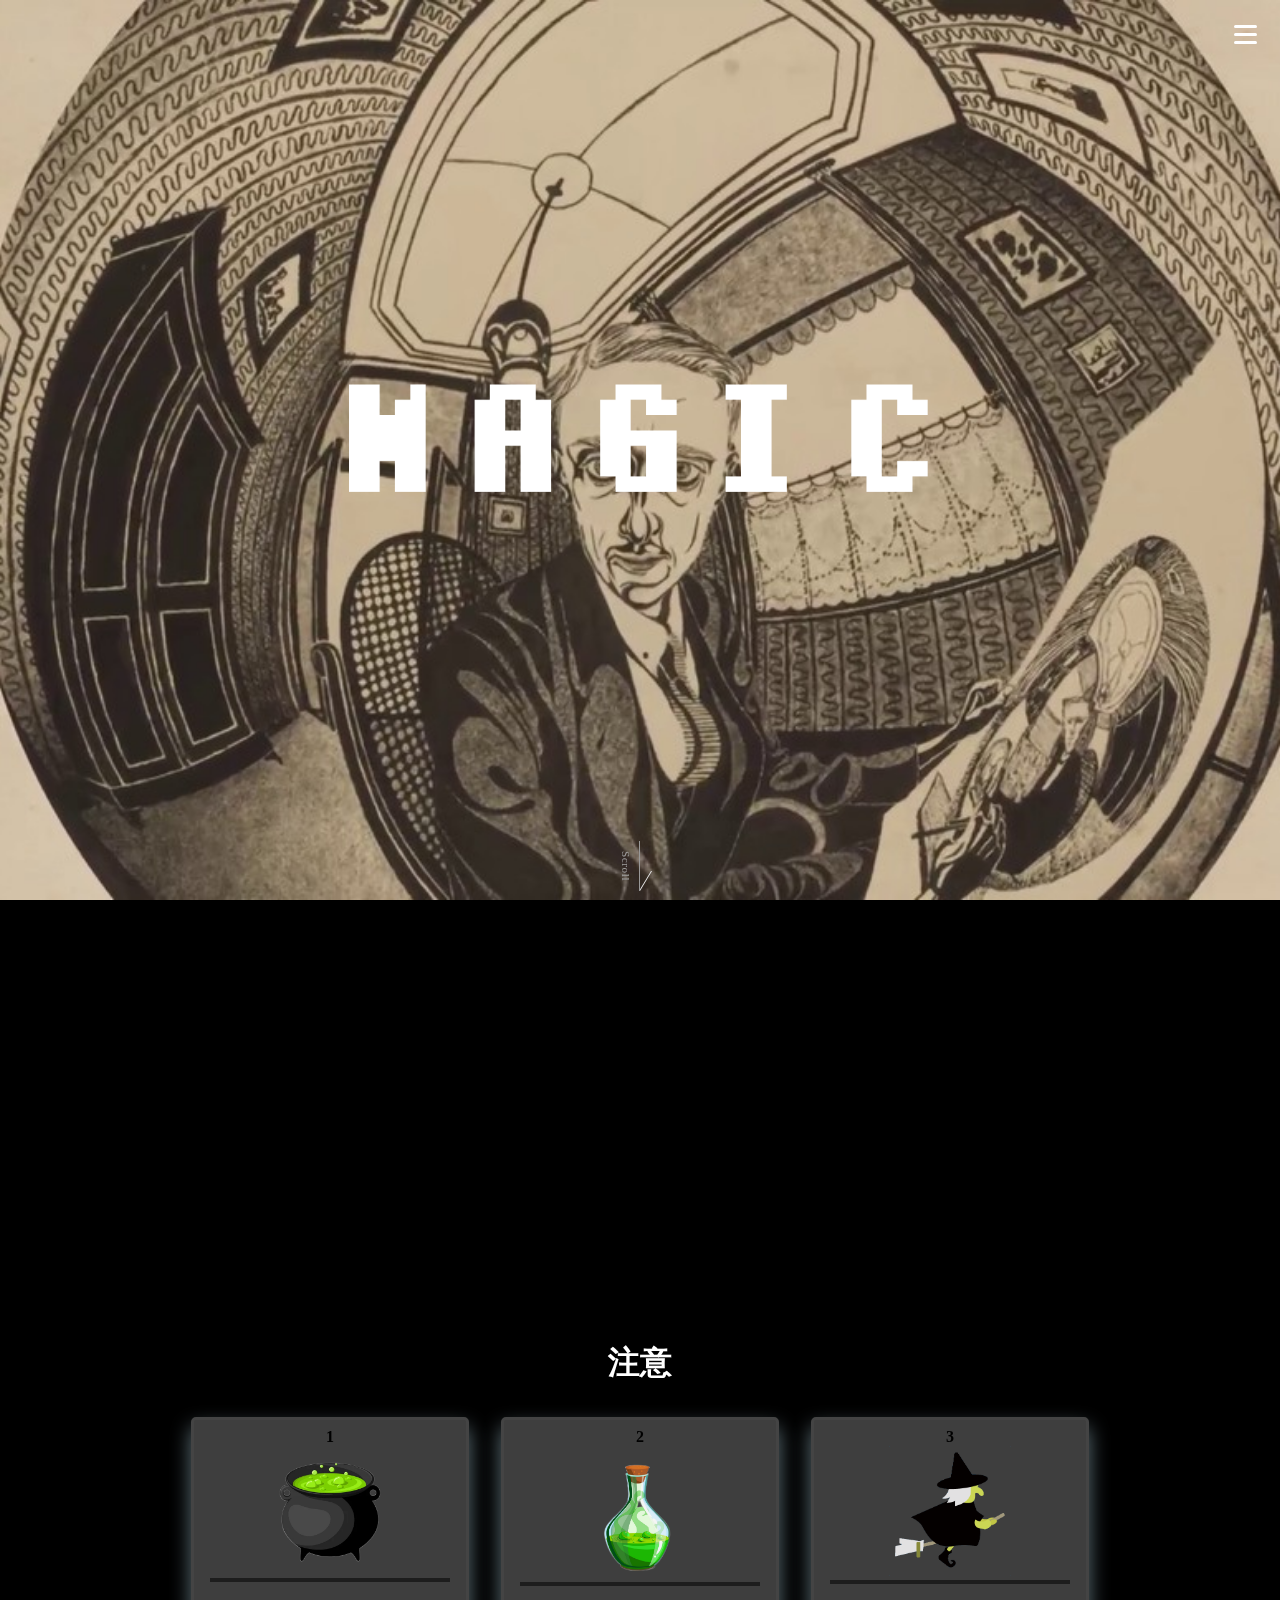
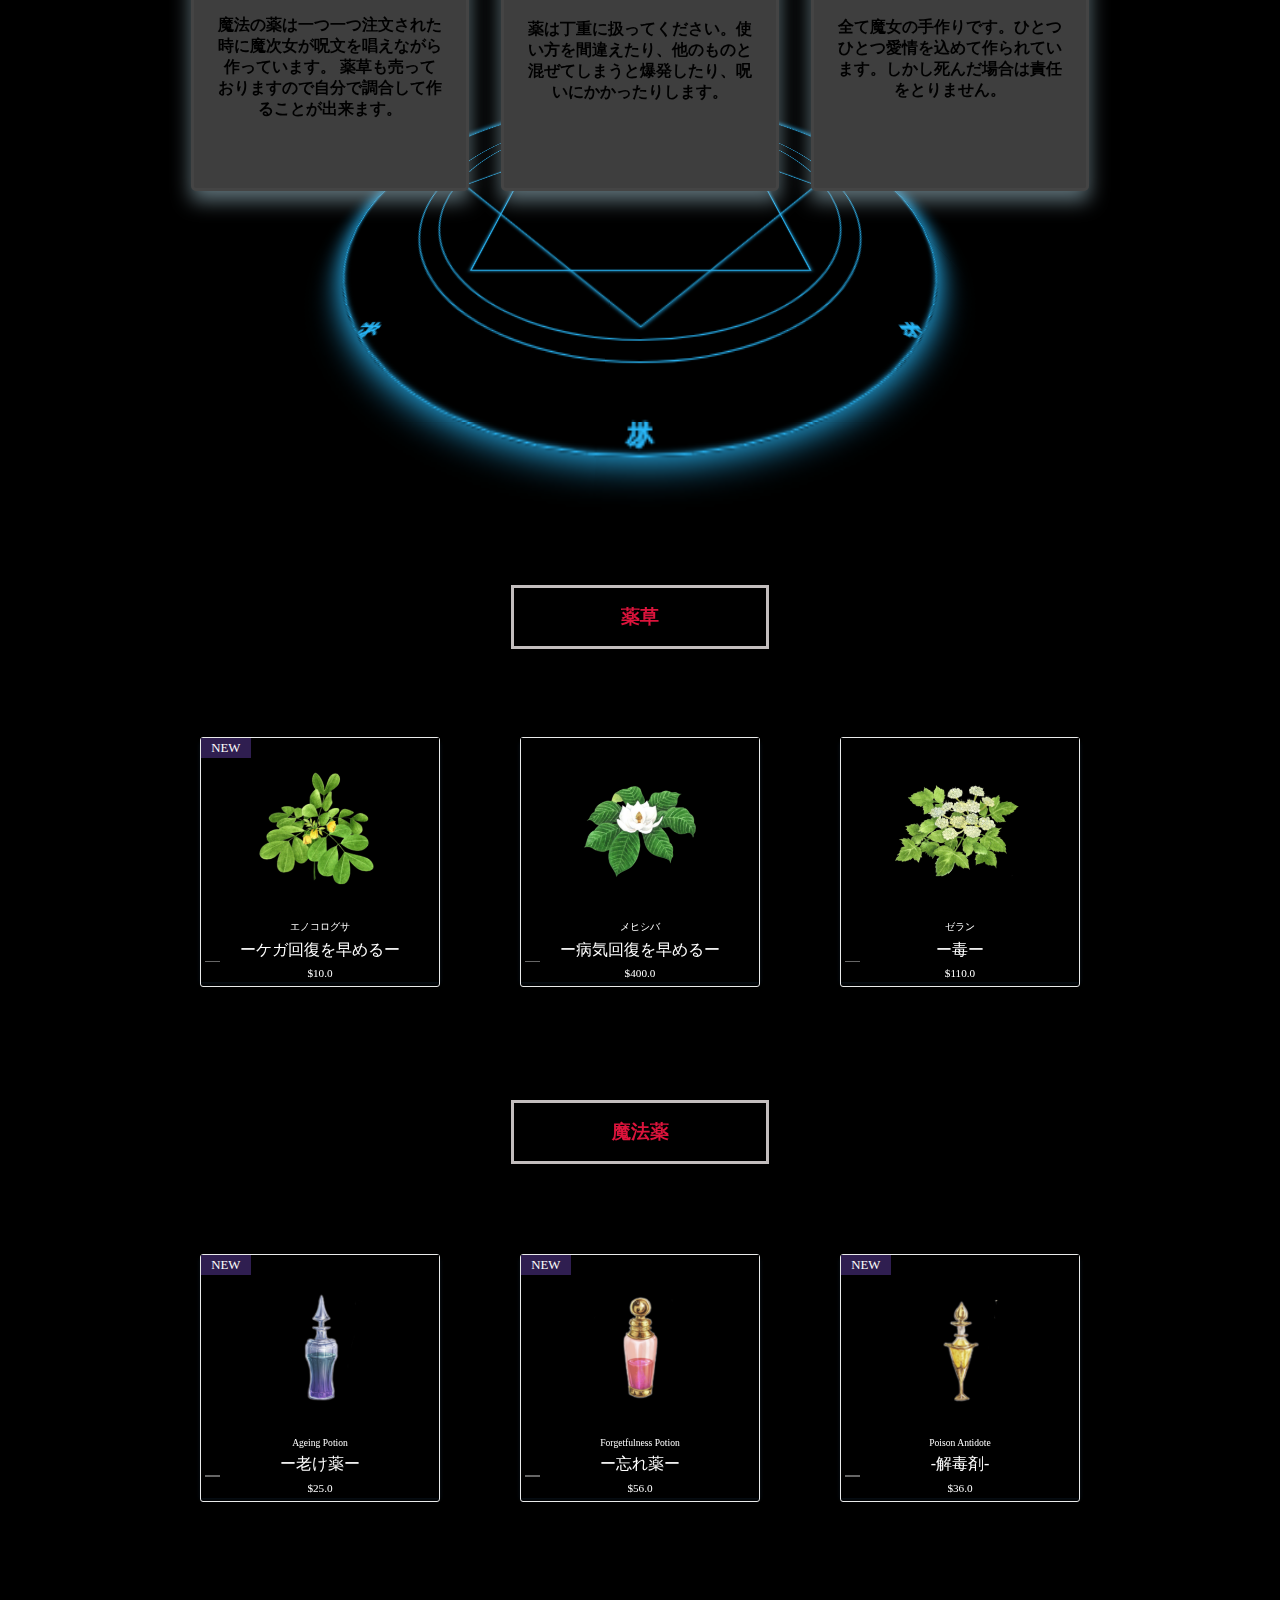
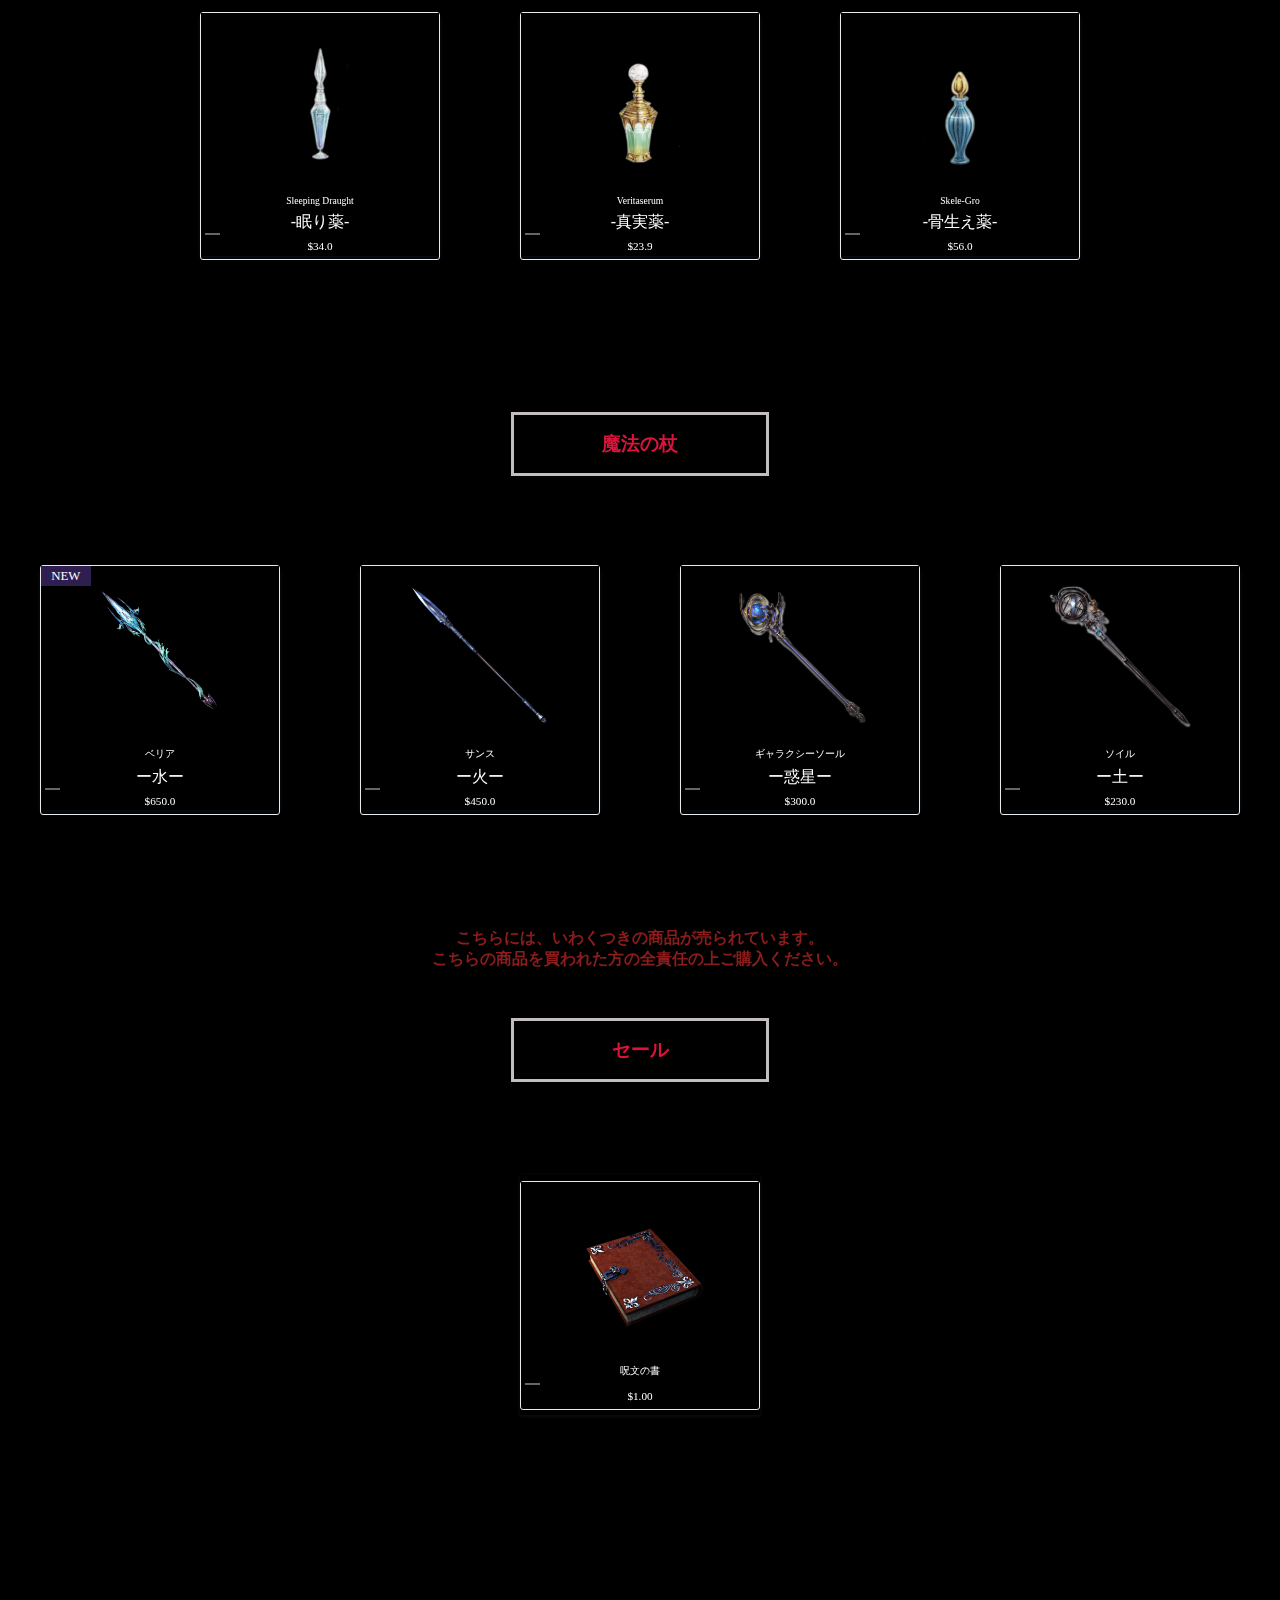
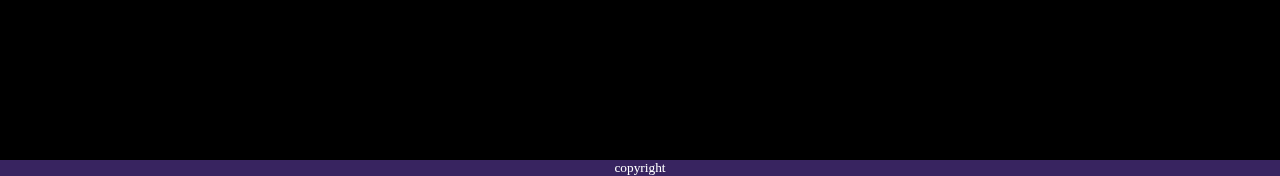
<file: index.html>
<!DOCTYPE html>
<html lang="ja">
<head>
<meta charset="utf-8">
<title>魔法</title>

<meta name="viewport" content="width=device-width,initial-scale=1.0">
<!--==============レイアウトを制御する独自のCSSを読み込み===============-->
<link rel="stylesheet" type="text/css" href="css/style.css">
<link rel="preconnect" href="https://fonts.googleapis.com">
<link rel="preconnect" href="https://fonts.gstatic.com" crossorigin>
<link href="https://fonts.googleapis.com/css2?family=Noto+Sans+JP:wght@700&display=swap" rel="stylesheet">
</head>

<body>
    <div class="openbtn"><span></span><span></span><span></span></div>
<nav id="g-nav">
<div id="g-nav-list"><!--ナビの数が増えた場合縦スクロールするためのdiv※不要なら削除-->
<ul>
<li><a href="index.html">トップページ</a></li> 
<li><a href="#">お店について</a></li> 
<li><a href="#">ご連絡</a></li>
</ul>
</div>
</nav>
<div class="circle-bg"></div>
<header id="header">
  <h1><img src="img/無題161_20220302100318.PNG" alt=""></h1>
  <style>
    @import url('https://fonts.googleapis.com/css2?family=Noto+Sans+JP:wght@700&display=swap');
    </style>
  <div class="scrolldown4"><span>Scroll</span></div>
</header>
<main>
  <h2>注意</h2>
  <section id="area-1">

  <div class="a-1">
    <div class="b-1">
    1
    <div class="card">
      <img src="img/IMG_8758.PNG" alt="">
    </div>
     <hr>
     <div class="text">
       魔法の薬は一つ一つ注文された時に魔次女が呪文を唱えながら作っています。
       薬草も売っておりますので自分で調合して作ることが出来ます。
     </div>
    <div></div>


    </div>
    <div class="b-2">
      2
      <div class="card1">
        <img src="img/IMG_8757.PNG" alt="">
      </div>
      <hr>
      <div class=text>
        薬は丁重に扱ってください。使い方を間違えたり、他のものと混ぜてしまうと爆発したり、呪いにかかったりします。
      </div>
    </div>
    <div class="b-3">
      3
      <div class="card3">
        <img src="img/IMG_8756.PNG" alt="">
      </div>
      <hr>
      <div class="text">
        全て魔女の手作りです。ひとつひとつ愛情を込めて作られています。しかし死んだ場合は責任をとりません。
      </div>
    </div>

    
  </div>

  <div class="magic-square">
    <div class="magic-square-content">
        <div class="magic-square-content__inner">
            <p class="magic-square-content__txt--top">ミ</p>
            <p class="magic-square-content__txt--top-right">ツ</p>
            <p class="magic-square-content__txt--right">エ</p>
            <p class="magic-square-content__txt--bottom-right">ー</p>
            <p class="magic-square-content__txt--bottom">リ</p>
            <p class="magic-square-content__txt--bottom-left">ン</p>
            <p class="magic-square-content__txt--left">ク</p>
            <p class="magic-square-content__txt--top-left">ス</p>
        </iv>
    </div>
</div>
  </section>
 
  
  <section id="area-2">
    <h3>薬草</h3>
    <div class="block-1">
      <div class="box">
<a href="a1.html">
        <div class="card-2">
          <div class="content-img">
            <img src="img/無題153_20220209112400 2.PNG" />
          </div>
          <p class="content-1">エノコログサ</p>
                  <p>ーケガ回復を早めるー</p>
          <p class="content-2">$10.0</p>
      
        </a>
        </div>
      </div>
      <div class="box">
        <div class="card-1">
          <div class="content-img">
            <img src="img/無題153_20220209112437 2.PNG" />
          </div>
          <p class="content-1">メヒシバ</p>
          <p>ー病気回復を早めるー</p>
          <p class="content-2">$400.0</p>
        </div>
      </div>
      <div class="box">
        <div class="card-1">
          <div class="content-img">
            <img src="img/無題153_20220209112509 2.PNG" />
          </div>
          <p class="content-1">ゼラン</p>
          <p>ー毒ー</p>
          <p class="content-2">$110.0</p>
        </div>
      </div>
    </div>
  </section>
  <section id="area-3">
  <!--block-2にも同じ3つの子要素、class名が異なります -->
  <h3>魔法薬</h3>
    <div class="block-2">
      <div class="box">
        <div class="card-2">
          <div class="content-img">
            <img src="img/無題154_20220209112556 2.PNG" />
          </div>
          <p class="content-1">Ageing Potion</p>
          <p>ー老け薬ー</p>
          <p class="content-2">$25.0</p>
        </div>
      </div>
      <div class="box">
        <div class="card-2">
          <div class="content-img">
            <img src="img/無題154_20220209112746 2.PNG" alt="">
          </div>
          <p class="content-1">Forgetfulness Potion</p>
          <p>ー忘れ薬ー</p>
          <p class="content-2">$56.0</p>
        </div>
    </div>
      <div class="box">
        <div class="card-2">
          <div class="content-img">
            <img src="img/無題154_20220209112712 2.PNG" />
          </div>
          <p class="content-1">Poison Antidote</p>
          <p>-解毒剤-</p>
          <p class="content-2">$36.0</p>
        </div>
      </div>
    </div>
  
  <!--block-3にも同じ3つの子要素、class名が異なります -->
  
    <div class="block-3">
      
  
      <div class="box">
        <div class="card-1">
          <div class="content-img">
        <img src="img/無題154_20220209112818 2.PNG" alt="">
      </div>
      <p class="content-1">Sleeping Draught</p>
      <p>-眠り薬-</p>
      <p class="content-2">$34.0</p>
    </div>
     </div>
  
      <div class="box">
        <div class="card-1">
          <div class="content-img">
        <img src="img/無題154_20220209112853 2.PNG" alt="">
      </div>
      <p class="content-1">Veritaserum</p>
      <p>-真実薬-</p>
      <p class="content-2">$23.9</p>
    </div>
      </div>
      <div class="box">
        <div class="card-1">
          <div class="content-img">
        <img src="img/無題155_20220209112929 2.PNG" alt="">
      </div>
      <p class="content-1">Skele-Gro</p>
      <p>-骨生え薬-</p>
      <p class="content-2">$56.0</p>
    </div>
      </div>
    </div>
  </section>

<section id="area-4">
    <h3>魔法の杖</h3>
    <div class="block-4">
      <div class="box">
        <div class="card-2">
          <div class="content-img">
        <img src="img/無題155_20220209113301 2.PNG" alt="">
      </div>
      <p class="content-1">ベリア</p>
      <p>ー水ー</p>
      <p class="content-2">$650.0</p>
    </div>
      </div>
      <div class="box">
        <div class="card-1">
          <div class="content-img">
        <img src="img/無題155_20220209113343 3.PNG" alt="">
      </div>
      <p class="content-1">サンス</p>
      <p>ー火ー</p>
      <p class="content-2">$450.0</p>
    </div>
      </div>
      <div class="box">
        <div class="card-1">
          <div class="content-img">
        <img src="img/無題155_20220209113547 2.PNG" alt="">
      </div>
      <p class="content-1">ギャラクシーソール</p>
      <p>ー惑星ー</p>
      <p class="content-2">$300.0</p>
    </div>
      </div>
      <div class="box">
        <div class="card-1">
          <div class="content-img">
        <img src="img/無題155_20220209113608 2.PNG" alt="">
      </div>
      <p class="content-1">ソイル</p>
      <p>ー土ー</p>
      <p class="content-2">$230.0</p>
      </div>
      </div>
    </div>
  </div>
</section>

<section id="area-5">
  <h4>こちらには、いわくつきの商品が売られています。<br>こちらの商品を買われた方の全責任の上ご購入ください。</h4>
  <h3>セール</h3>
 
    <div class="block-4">
      
      <div class="box">
          <div class="card-1">
            <div class="content-img">
          <img src="img/無題155_20220209113248 2.PNG" alt="">
        </div>
        <p class="content-1">呪文の書
        </p>
        <p class="content-2">$1.00</p>
        </div>
        </div>
      </div>  
 </section>
 

<small>
  <footer>copyright</footer>
</small>
</main>


</div>

<!--/container--></div> 
<script src="https://code.jquery.com/jquery-3.4.1.min.js" integrity="sha256-CSXorXvZcTkaix6Yvo6HppcZGetbYMGWSFlBw8HfCJo=" crossorigin="anonymous"></script>
<!--自作のJS-->
<script src="js/j.js"></script>
</body>
</html>
</file>
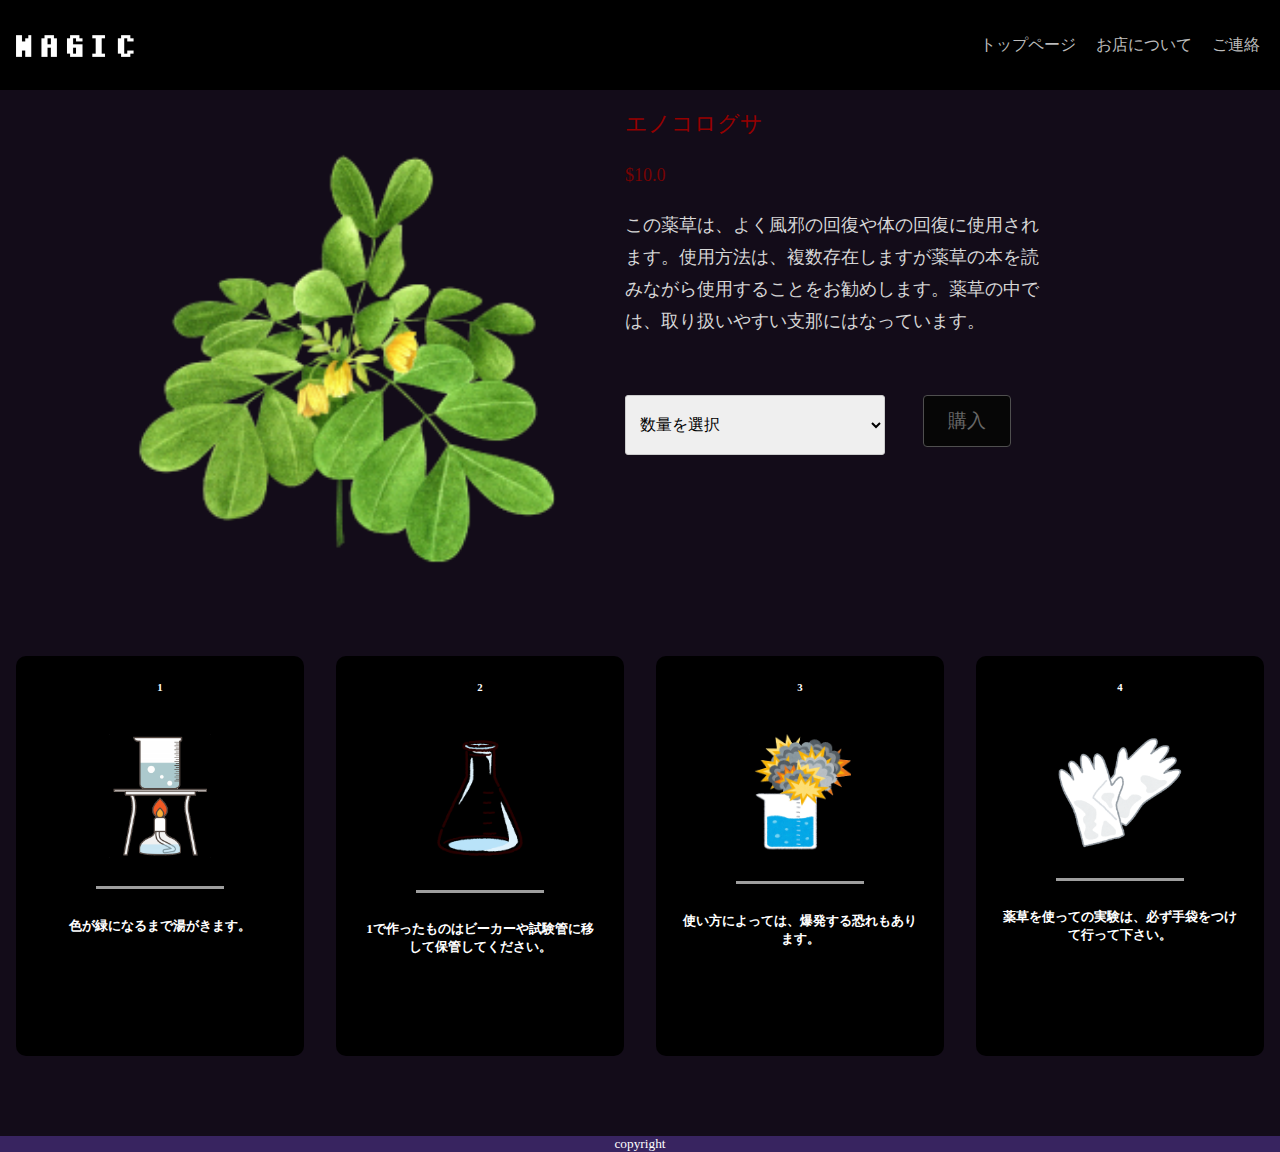
<file: a1.html>
<!DOCTYPE html>
<html lang="en">
<head>
    <meta charset="UTF-8">
    <meta http-equiv="X-UA-Compatible" content="IE=edge">
    <meta name="viewport" content="width=device-width, initial-scale=1.0">
    <title>商品詳細画面</title>
    <link rel="stylesheet" href="css/syouhin.css">
</head>
<body>
    <header id="header">
        <h1><img src="img/無題161_20220302100318.PNG" alt=""></h1>
        <nav id="g-navi">
        <ul>
          <li><a href="index.html">トップページ</a></li>
          <li><a href="#">お店について</a></li>
          <li><a href="#">ご連絡</a></li>
        </ul>
      </nav>
      </header>
      
      <div class="openbtn1"><span></span><span></span><span></span></div>

      <div class="main">
        <section　id="area-1">
        <article class="content">
          <img src="img/IMG_0673.PNG" alt="" />
         
          <div class="content_text">
            <h2>エノコログサ</h2>
            <h3 class="price">$10.0</h3>
            <p>この薬草は、よく風邪の回復や体の回復に使用されます。使用方法は、複数存在しますが薬草の本を読みながら使用することをお勧めします。薬草の中では、取り扱いやすい支那にはなっています。</p>
          </div>
          
             
          <button class="button"> 購入
          </button>
              <select name="個数" class="item_select">
                <option value="">数量を選択</option>
                <option value="1">1</option>
                <option value="2">2</option>
                <option value="3">3</option>
                <option value="4">4</option>
                <option value="5">5</option>
                <option value="6">6</option>
              </select>
      
              
            </form>
             </div>
            </article>
         </div>
     </section>
     <section id="area-2">
       <div class="setumei">
         <div class="setumei-1">
          
          <h6>1</h6>
          <img src="img/IMG_8767.PNG" alt="">
          <hr>

          <h5>色が緑になるまで湯がきます。</h5>
         </div>
         <div class="setumei-2">
          <h6>2</h6>
          <img src="img/illustkun-04105-erlenmeyer-flask.png" alt="">
          <hr>

          <h5>1で作ったものはビーカーや試験管に移して保管してください。</h5>
         </div>
         <div class="setumei-3">
          <h6>3</h6>
          <img src="img/IMG_8770.PNG" alt="">
          <hr>

          <h5>使い方によっては、爆発する恐れもあります。</h5>
         </div>
         <div class="setumei-4">
           <h6>4</h6>
          <img src="img/medical_tebukuro.png" alt="">
          <hr>

          <h5>薬草を使っての実験は、必ず手袋をつけて行って下さい。</h5>
         </div>
       </div>
     </section>
     
     <small>
      <footer>copyright</footer>
    </small>
    <script src="https://code.jquery.com/jquery-3.4.1.min.js" integrity="sha256-CSXorXvZcTkaix6Yvo6HppcZGetbYMGWSFlBw8HfCJo=" crossorigin="anonymous"></script>
<!--自作のJS-->
<script src="js/j.js"></script>
</body>
</html>
</file>
<file: css/style.css>
@charset "utf-8";

/*========= スクロールダウンのためのCSS ===============*/
body{
    margin: 0;
    overflow: hidden scroll;
    /* 横スライドを消す */
}

/*=== 9-1-4 矢印が動いてスクロールを促す  ====*/

/*スクロールダウン全体の場所*/
.scrolldown4{
    /*描画位置※位置は適宜調整してください*/
  position:absolute;
  bottom:1%;
  right:50%;
    /*矢印の動き1秒かけて永遠にループ*/
  animation: arrowmove 1s ease-in-out infinite;
}

/*下からの距離が変化して全体が下→上→下に動く*/
@keyframes arrowmove{
      0%{bottom:1%;}
      50%{bottom:3%;}
     100%{bottom:1%;}
 }

/*Scrollテキストの描写*/
.scrolldown4 span{
    /*描画位置*/
  position: absolute;
  left:-20px;
  bottom:10px;
    /*テキストの形状*/
  color: rgb(161, 161, 161);
  font-size: 0.7rem;
  letter-spacing: 0.05em;
  /*縦書き設定*/
  -ms-writing-mode: tb-rl;
    -webkit-writing-mode: vertical-rl;
    writing-mode: vertical-rl;
}

/* 矢印の描写 */
.scrolldown4:before {
    content: "";
    /*描画位置*/
    position: absolute;
    bottom: 0;
    right: -6px;
    /*矢印の形状*/
    width: 1px;
    height: 20px;
    background: #eee;
    transform: skewX(-31deg);
}

.scrolldown4:after{
  content:"";
    /*描画位置*/
  position: absolute;
  bottom:0;
  right:0;
    /*矢印の形状*/
  width:1px;
  height: 50px;
  background:rgb(153, 153, 153);
}

/*========= レイアウトのためのCSS ===============*/

h1{
  position: fixed;
  top: 50%;
  left: 50%;
  transform: translateY(-50%) translateX(-50%);
  color:#eee;
  text-shadow: 0 0 15px #666;
  text-align: center;
  font-size: 100px;
 
}

h1 img{
  width: 50vmax;
}

#header{
  width:100%;
  height: 100vh;
  position: relative;
} 

#header:before{
  content: '';
  position:fixed;
  top:0;
  left:0;
  z-index:-1;
  width:100%;
  height: 100vh;
  /*背景画像設定*/
  background:url("../img/447398.jpg") no-repeat center;
  background-size:cover;
}

main{
  position: relative;
  z-index:1;
  background:rgb(0, 0, 0);
  padding:60ex  0 0 0;
  text-align: center;
  
}

@media screen and (max-width:768px){

    #header,
    #header:before{
  height: 90vh;
    }
.item img{
  width: 20vh;
  
}
    
    
}


/*========= ナビゲーションのためのCSS ===============*/

/*アクティブになったエリア*/
#g-nav.panelactive{
    /*position:fixed;にし、z-indexの数値を大きくして前面へ*/
    position:fixed;
    z-index: 999;
	top: 0;
	width:100%;
    height: 100vh;
}

/*丸の拡大*/
.circle-bg{
    position: fixed;
	z-index:3;
    /*丸の形*/
    width: 100px;
    height: 100px;
    border-radius: 50%;
    background: rgba(0, 0, 0, 0.827);
    /*丸のスタート位置と形状*/
	transform: scale(0);/*scaleをはじめは0に*/
    top:calc(50% - 50px);/*50%から円の半径を引いた値*/
    left:calc(50% - 50px);/*50%から円の半径を引いた値*/
    transition: all .6s;/*0.6秒かけてアニメーション*/
}

.circle-bg.circleactive{
	transform: scale(50);/*クラスが付与されたらscaleを拡大*/
}

/*ナビゲーションの縦スクロール*/
#g-nav-list{
    display: none;/*はじめは表示なし*/
    /*ナビの数が増えた場合縦スクロール*/
    position: fixed;
    z-index: 999; 
    width: 100%;
    height: 100vh;
    overflow: auto;
    -webkit-overflow-scrolling: touch;
}

#g-nav.panelactive #g-nav-list{
     display: block; /*クラスが付与されたら出現*/
}

/*ナビゲーション*/
#g-nav ul {
	opacity: 0;/*はじめは透過0*/
    /*ナビゲーション天地中央揃え※レイアウトによって調整してください。不必要なら削除*/
    position: absolute;
    z-index: 999;
    top:50%;
    left:50%;
    transform: translate(-50%,-50%);
}

/*背景が出現後にナビゲーションを表示*/
#g-nav.panelactive ul {
    opacity:1;
}

/* 背景が出現後にナビゲーション li を表示※レイアウトによって調整してください。不必要なら削除*/
#g-nav.panelactive ul li{
animation-name:gnaviAnime;
animation-duration:1s;
animation-delay:.2s;/*0.2 秒遅らせて出現*/
animation-fill-mode:forwards;
opacity:0;
}
@keyframes gnaviAnime{
0% {
opacity: 0;
}
100% {
opacity: 1;
}
}

/*リストのレイアウト設定*/
#g-nav li{
	text-align: center; 
	list-style: none;
}

#g-nav li a{
	color: rgb(255, 255, 255);
	text-decoration: none;
	padding:10px;
	display: block;
	text-transform: uppercase;
	letter-spacing: 0.1em;
	font-weight: bold;
}


/*========= ボタンのためのCSS ===============*/
.openbtn{
	position:fixed;
	top:10px;
	right: 10px;
	z-index: 9999;/*ボタンを最前面に*/
	cursor: pointer;
    width: 50px;
    height:50px;
}
	
/*×に変化*/	
.openbtn span{
    display: inline-block;
    transition: all .4s;
    position: absolute;
    left: 14px;
    height: 3px;
    border-radius: 2px;
	background-color: rgb(255, 255, 255);
  	width: 45%;
  }

.openbtn span:nth-of-type(1) {
	top:15px;	
}

.openbtn span:nth-of-type(2) {
	top:23px;
}

.openbtn span:nth-of-type(3) {
	top:31px;
}

.openbtn.active span:nth-of-type(1) {
    top: 18px;
    left: 18px;
    transform: translateY(6px) rotate(-45deg);
    width: 30%;
}

.openbtn.active span:nth-of-type(2) {
	opacity: 0;
}

.openbtn.active span:nth-of-type(3){
    top: 30px;
    left: 18px;
    transform: translateY(-6px) rotate(45deg);
    width: 30%;
}


h2{
  color: #fff;
  font-size: min(4vw,2em);
}

.a-1{
 justify-content: center;
 display: flex;
 gap: 2em;
}

[class^=b-]{
  width: 15em;
  height:22em;
  background-color: rgb(62, 62, 62);
  border-radius: 5px;
  padding: 0.5em 1em;
  margin: 2em 0;
  font-weight: bold;
  border: solid 3px #444444;
  box-shadow: rgba(199, 240, 254, 0.471) 0px 10px 20px, rgba(0, 0, 0, 0.23) 0px 6px 6px;
}


#area-1{
  height: 50em;
}

  
  *{margin:0;padding:0}
  
  .magic-square{
    box-sizing:border-box;
    position:relative;
    max-width:500px;
    width:500em;
  
    border:1px solid #29B6F6;
    border-radius:50%;
    box-shadow:0 0 15px 2px #29B6F6, 0 0 3px 0 #29B6F6 inset;
    transform:perspective(400px) rotateX(60deg);
    transition:all 0.3s;overflow:hidden;
    margin: auto;
    margin-top: -18em;
    z-index: -99;
    
  }


    .magic-square:hover{
      box-shadow:0 0 30px 10px #B3E5FC, 0 0 3px 0 #B3E5FC inset
    }
    
    .magic-square:hover .magic-square-content::before,.magic-square:hover .magic-square-content::after{
      border:1px solid #E1F5FE;
      box-shadow:0 0 2px 1px #E1F5FE, 0 0 2px 1px #E1F5FE inset
    }
    
    .magic-square:hover .magic-square-content__inner::before,.magic-square:hover .magic-square-content__inner::after{
      border:1px solid #E1F5FE;box-shadow:0 0 6px 4px #E1F5FE, 0 0 3px 1px #E1F5FE inset
    }
    
    .magic-square:hover .magic-square-content .magic-square-content__txt--top,.magic-square:hover .magic-square-content .magic-square-content__txt--top-right,.magic-square:hover .magic-square-content .magic-square-content__txt--right,.magic-square:hover .magic-square-content .magic-square-content__txt--bottom-right,.magic-square:hover .magic-square-content .magic-square-content__txt--bottom,.magic-square:hover .magic-square-content .magic-square-content__txt--bottom-left,.magic-square:hover .magic-square-content .magic-square-content__txt--left,.magic-square:hover .magic-square-content .magic-square-content__txt--top-left{color:#E1F5FE}.magic-square .magic-square-content{padding-top:100%;animation:magicSquare 10s linear infinite}@keyframes magicSquare{0%{transform:rotate(0deg)}100%{transform:rotate(360deg)}}.magic-square .magic-square-content::before,.magic-square .magic-square-content::after{display:block;content:"";transition:all 0.3s 1.7s;box-sizing:border-box;position:absolute;top:50%;left:50%;border:1px solid #29B6F6;border-radius:50%}.magic-square .magic-square-content::before{width:80%;margin-top:-40%;margin-left:-40%;padding-top:80%}.magic-square .magic-square-content::after{width:74%;margin-top:-37%;margin-left:-37%;padding-top:74%}.magic-square .magic-square-content__inner{position:absolute;top:0;left:0;width:100%;height:100%}.magic-square .magic-square-content__inner::before,.magic-square .magic-square-content__inner::after{box-sizing:border-box;position:absolute;left:25%;top:25%;width:50%;height:50%;border:1px solid #29B6F6;box-shadow:0 0 3px 0 #29B6F6, 0 0 1px 0 #29B6F6 inset;transition:all 0.6s 2s;content:""}.magic-square .magic-square-content__inner::after{transform:rotate(45deg)}.magic-square .magic-square-content .magic-square-content__txt--top,.magic-square .magic-square-content .magic-square-content__txt--top-right,.magic-square .magic-square-content .magic-square-content__txt--right,.magic-square .magic-square-content .magic-square-content__txt--bottom-right,.magic-square .magic-square-content .magic-square-content__txt--bottom,.magic-square .magic-square-content .magic-square-content__txt--bottom-left,.magic-square .magic-square-content .magic-square-content__txt--left,.magic-square .magic-square-content .magic-square-content__txt--top-left{position:absolute;color:#29B6F6;font-size:14px;font-weight:bold}.magic-square .magic-square-content .magic-square-content__txt--top::before,.magic-square .magic-square-content .magic-square-content__txt--top-right::before,.magic-square .magic-square-content .magic-square-content__txt--right::before,.magic-square .magic-square-content .magic-square-content__txt--bottom-right::before,.magic-square .magic-square-content .magic-square-content__txt--bottom::before,.magic-square .magic-square-content .magic-square-content__txt--bottom-left::before,.magic-square .magic-square-content .magic-square-content__txt--left::before,.magic-square .magic-square-content .magic-square-content__txt--top-left::before,.magic-square .magic-square-content .magic-square-content__txt--top::after,.magic-square .magic-square-content .magic-square-content__txt--top-right::after,.magic-square .magic-square-content .magic-square-content__txt--right::after,.magic-square .magic-square-content .magic-square-content__txt--bottom-right::after,.magic-square .magic-square-content .magic-square-content__txt--bottom::after,.magic-square .magic-square-content .magic-square-content__txt--bottom-left::after,.magic-square .magic-square-content .magic-square-content__txt--left::after,.magic-square .magic-square-content .magic-square-content__txt--top-left::after{position:absolute;top:0;left:0}.magic-square .magic-square-content .magic-square-content__txt--top::before,.magic-square .magic-square-content .magic-square-content__txt--top-right::before,.magic-square .magic-square-content .magic-square-content__txt--right::before,.magic-square .magic-square-content .magic-square-content__txt--bottom-right::before,.magic-square .magic-square-content .magic-square-content__txt--bottom::before,.magic-square .magic-square-content .magic-square-content__txt--bottom-left::before,.magic-square .magic-square-content .magic-square-content__txt--left::before,.magic-square .magic-square-content .magic-square-content__txt--top-left::before{content:"ホ"}.magic-square .magic-square-content .magic-square-content__txt--top::after,.magic-square .magic-square-content .magic-square-content__txt--top-right::after,.magic-square .magic-square-content .magic-square-content__txt--right::after,.magic-square .magic-square-content .magic-square-content__txt--bottom-right::after,.magic-square .magic-square-content .magic-square-content__txt--bottom::after,.magic-square .magic-square-content .magic-square-content__txt--bottom-left::after,.magic-square .magic-square-content .magic-square-content__txt--left::after,.magic-square .magic-square-content .magic-square-content__txt--top-left::after{
      content:"ノ"
    }
    .magic-square .magic-square-content__txt--top{
      top:0;
      left:50%;
      transform:translateX(-50%);
      transition:all 0.2s 0.3s;
    }
    .magic-square .magic-square-content__txt--top-right{
      top:12.5%;
      right:15%;
      transition:all 0.2s 0.5s}
      .magic-square .magic-square-content__txt--right{
        top:50%;
        right:1.5%;
        transform:translateY(-50%);
        transition:all 0.3s 0.7s
      }
      .magic-square .magic-square-content__txt--bottom-right{
        right:15%;
        bottom:12.5%;
        transition:all 0.3s 0.9s}
        .magic-square .magic-square-content__txt--bottom{
          bottom:0;
          left:50%;
          transform:translateX(-50%);
          transition:all 0.3s 1.1s}
          .magic-square .magic-square-content__txt--bottom-left{
            bottom:12.5%;
            left:15%;
            transition:all 0.3s 1.3s}
            .magic-square .magic-square-content__txt--left{
              top:50%;
              left:1.5%;
              transform:translateY(-50%);
              transition:all 0.3s 1.5s}
              .magic-square .magic-square-content__txt--top-left{
                top:12.5%;
                left:15%;
                transition:all 0.3s 1.7s}




                [class^=block-] {
                  display: flex;
                  flex-direction: row;
                  height: 27.3333333333vh;
                  gap: 5em 5em;
                  margin-bottom: 7em;
                  justify-content: center;
                  }

                  @media (max-width: 480px) {
                  [class^=block-] {
                    flex-direction: column;
                    height: 500px;
                  }
                  }
                  
                  [class^=box] {
                  display: flex;
                  justify-content: center;
                  align-items: center;
                  width: 15em;
                  height: 15em;
                  box-shadow: rgba(60, 123, 182, 0.16) 0px 1px 4px;
                  }    
       
                  .box img{
                    width: 13vmax;
                  }
                
                  .html{
                    overflow-x: hidden;
                     overflow-y: scroll;
                    }


                  .card img{
                    width: 10vmax;
                  }
                  .card3 img{
                    width: 9.5vmax;
                  }

                  

                  .card1 img{
                    width: 7vmax;
                    margin-right: 1em;
                    margin-top: 1em;
                  }

                  hr {
                    border-width: 4px 0px 0px 0px; /* 太さ */
                    border-style: solid; /* 線種 */
                    border-color: rgb(29, 29, 29);   /* 線色 */
                    height: 1px;         /* 高さ(※古いIE用) */
                 }

                 .text{
                   font-size: min(3vw,1em);
                   margin: 0.5em;
                   margin-top: 2em;
                 }
                 

                 .border-radius {
                  width: 18em;
                 height: 18em;
          
                  background-color: rgb(182, 180, 50);
                  border-radius: 50%;
                  color: #fff;
                  text-align: center;
              
                }

                /* 横からフェイドする */
                div.animation_box {
                  padding: 10px;
                  animation: fadeIn 5s ease 1s 1 normal backwards;
                }
                p{
                  color: #fff;
                }
                 
                @keyframes fadeIn {
                  from {
                    opacity: 0;
                    transform: translateX(-20px);
                  }
                  to {
                    opacity: 1;
                    transform: translateX(0);
                  }
                }

                small{
                  background-color: #999;
                }

                

                h3{
                  padding: 1rem 2rem;
                  border: 3px solid rgb(195, 190, 190);
                  text-align: center;
                  width: 10em;
                  margin:auto;
                  color: crimson;
                  margin-bottom: 5em;
                }

                
                .card-2 {
                  position: relative;
                  width: 15em;
                  margin: 0 auto;
                  cursor: pointer;
                  border: 0.5px solid #e9eaea;
                  border-radius: 3px;
                  transition: 0.3s;
        
                }
                
                .card-2::after {
                  position: absolute;
                  top: 0;
                  left: 0;
                  padding: 0.2em 0.8em;
                  font-size: 0.8rem;
                  color: #fff;
                  content: 'NEW';
                  background: #2f1e50;
                }
                
                .card-2:hover {
                  opacity: 0.6;
                }
                
                .content-img {
                  padding: 0.2em 0;
                  text-align: center;
                  background: #070707;
                }
                
                .content-1,
                .content-2 {
                  position: relative;
                  padding: 0.6em 0.3em;
                  margin: 0;
                  font-size: 0.6em;
                }
                
                .content-2 {
                  font-size: 0.7em;
                }
                
                .content-2::after {
                  position: absolute;
                  top: 0;
                  left: 0.4em;
                  width: 15px;
                  height: 1.5px;
                  content: '';
                  background: #666;
                }

                
                
                .card-1 {
                  width: 15em;
                  margin: 0 auto;
                  cursor: pointer;
                  border: 0.5px solid #e9eaea;
                  border-radius: 3px;
                  transition: 0.3s;
                }
                
                .card-1:hover {
                  opacity: 0.6;
                }
                
                .content-img {
                  padding: 0.2em 0;
                  text-align: center;
                  background: #000000;
                }
                
                .content-1,
                .content-2 {
                  position: relative;
                  padding: 0.6em 0.3em;
                  margin: 0;
                  font-size: 0.6em;
                }
                
                .content-2 {
                  font-size: 0.7em;
                }
                
                .content-2::after {
                  position: absolute;
                  top: 0;
                  left: 0.4em;
                  width: 15px;
                  height: 1.5px;
                  content: '';
                  background: #666;
                }

                h4{ 
                 margin-bottom: 3em;
                  color: rgb(141, 28, 28);
                }

                #area-3{
                  height: 55em;
                  margin-bottom: 2em;
                }

                #area-5{
                  height: 50em;
                  margin-bottom: 2em;
                }

                #area-5{
                  height: 50em;
                  margin-bottom: 2em;
                }

                #area-6{
                  height: 35em;
                  background-color: #565656;
                }

small{
  height: 10em;
}

               footer{
                 color: #fff;
                 background-color: #382460;
                 
               }

a{
  text-decoration: none;
}
</file>
<file: css/syouhin.css>
body{
    margin: 0;
    background-color: rgb(19, 12, 25);
}

.openbtn1{
    /*はじめは非表示に*/
  display: none;
    /*ボタンの位置*/
  position:fixed;
  top:10px;
  right: 10px;
  z-index: 999;
    /*ボタンの形状*/
  background:#666;
  cursor: pointer;
    width: 50px;
    height:50px;
  border-radius: 5px;
}

/*ボタンのアイコン設定*/
.openbtn1 span{
    display: inline-block;
    transition: all .4s;
    position: absolute;
    left: 14px;
    height: 3px;
    border-radius: 2px;
  background-color: rgb(255, 255, 255);
    width: 45%;
  }

.openbtn1 span:nth-of-type(1) {
  top:15px; 
}

.openbtn1 span:nth-of-type(2) {
  top:23px;
}

.openbtn1 span:nth-of-type(3) {
  top:31px;
}

/*activeクラスが付与された後のボタンのアイコン設定*/
.openbtn1.active span:nth-of-type(1) {
    top: 18px;
    left: 18px;
    transform: translateY(6px) rotate(-45deg);
    width: 30%;
}

.openbtn1.active span:nth-of-type(2) {
  opacity: 0;
}

.openbtn1.active span:nth-of-type(3){
    top: 30px;
    left: 18px;
    transform: translateY(-6px) rotate(45deg);
    width: 30%;
}

/*fadeDownクラスが付与された後のボタンの出現アニメーション設定*/
.fadeDown {
    animation-name: fadeDownAnime;
    animation-duration: 0.5s;
    animation-fill-mode: forwards;
    opacity: 0;
    display: block;
}
@keyframes fadeDownAnime{
  from {
    opacity: 0;
  transform: translateY(-100px);
  }

  to {
    opacity: 1;
  transform: translateY(0);
  }
}


/*========= ヘッダーナビゲーションのためのCSS ===============*/

/*==ヘッダーの形状*/
#header{
  height: 70px;
  width:auto;
  display: flex;
  justify-content: space-between;
  align-items: center;
  background:rgb(0, 0, 0);
  color:#fff;
  text-align: center;
  padding: 10px;
}



.back img{
  text-align: center;
  animation-name: fade;
  animation-duration:2s;
  max-width: 100%;
  height: auto;
  
}

@keyframes fade{
  0%{
    opacity: 0;
  }
  100%{
    opacity: 5;
  }
}

h1 img{
  width: 130px;
  height: auto;
  margin-top: 10px;
  z-index: 99;
}

/*.doneクラスがついたヘッダー*/
#header.dnone {
  opacity: 0;/*透過0にして非表示に*/
}

/*メニューボタンをクリックした際に付与されるpanelactiveクラスがついたら*/
#header.dnone.panelactive {
  opacity: 1;/*不透明にして出現*/
}


/*==ヘッダーのテキストナビゲーションの形状*/
#g-navi ul{
  list-style: none;
  display: flex;
  justify-content: center;
}

#g-navi ul li a{
  display: block;
  text-decoration: none;
  color: rgb(189, 189, 189);
  padding:10px;
  font-size: min(2vw,em);
}

#g-navi ul li.current a,
#g-navi ul li a:hover{
  color:rgb(168, 168, 168); 
}

/*.doneクラスがついたヘッダーのテキストナビゲーションの形状*/
#header.dnone #g-navi{
    /*固定位置にして最背面に*/
    position:fixed;
  top: 0;
    left: 0;
  z-index: -1;
    /*高さと幅*/  
  width:100%;
  height: 100vh;
    /*天地中央＆テキスト中央揃え*/  
  display: flex;
  justify-content: center;
  align-items: center;
  text-align: center;
    /*はじめは透過0に*/  
    opacity: 0;
  transition: all 0.4s;
}

/*メニューボタンをクリックした際に付与されるpanelactiveクラスがついたナビゲーションの形状*/
#header.dnone.panelactive #g-navi{
  opacity: 1;/*不透明に*/
  z-index:3;/*最前面に*/
  background:rgb(226, 226, 226);
}

#header.dnone.panelactive #g-navi ul{
  display:block;/*flexの横並びをblockにして縦並びに*/
}


/*リストの形状*/

#header.dnone.panelactive #g-navi li a{
  color: #333;
  text-decoration: none;
  padding:10px;
  display: block;
  text-transform: uppercase;
  letter-spacing: 0.1em;
  font-weight: bold;
  transition:all 0.3s;
}


.top_image {
	width: 100%;
	height: auto;
	margin: 0 auto 60px auto;
	text-align: center;
}
.top_image img {
	width: 100%;
	height: auto;
}
.content {
	width: 1070px;
	height: auto;
	margin: auto;
	margin-bottom: 60px;
	overflow: auto;
	color: #333;
}
.content img { 
	width: 30em;
	float: left;
	margin: 20px;
}
.content_text {
	width: 420px;
	margin-bottom: 40px;
	overflow: auto;
	line-height: 2em;
}
.content_text h2 {
	color: #950000;
	font-size: 22px;
	font-weight: normal;
}
.price {
	color: #770303;
	font-size: 18px;
	font-weight: normal;
}

.content_text p{
  color: #d6d6d6;
	font-size: 18px;
	font-weight: normal;
}

.item_select { 
	width:260px;
	height: 60px;
	margin-bottom: 20px;
	padding:10px;
	float: left;
	font-size:16px;
	border:solid 1px #ccc;
	border-radius: 3px;
	cursor: pointer;
	outline:none;
}




/* From cssbuttons.io */
.button {
  display: inline-block;
  padding: 12px 24px;
  border: 1px solid #4f4f4f;
  border-radius: 4px;
  transition: all 0.2s ease-in;
  position: relative;
  overflow: hidden;
  font-size: 19px;
  color: rgb(103, 103, 103);
  z-index: 1;
  background-color: #060606;
  margin-left: 2em;
 }
 
 .button:before {
  content: "";
  position: absolute;
  left: 50%;
  transform: translateX(-50%) scaleY(1) scaleX(1.25);
  top: 100%;
  width: 140%;
  height: 180%;
  background-color: rgba(159, 159, 159, 0.05);
  border-radius: 50%;
  display: block;
  transition: all 0.5s 0.1s cubic-bezier(0.55, 0, 0.1, 1);
  z-index: -1;
 }
 
 .button:after {
  content: "";
  position: absolute;
  left: 55%;
  transform: translateX(-50%) scaleY(1) scaleX(1.45);
  top: 180%;
  width: 160%;
  height: 190%;
  background-color: #2b0b44;
  border-radius: 50%;
  display: block;
  transition: all 0.5s 0.1s cubic-bezier(0.55, 0, 0.1, 1);
  z-index: -1;
 }
 
 .button:hover {
  color: #494949;
  border: 1px solid #2b0b44;
 }
 
 .button:hover:before {
  top: -35%;
  background-color: #2b0b44;
  transform: translateX(-50%) scaleY(1.3) scaleX(0.8);
 }
 
 .button:hover:after {
  top: -45%;
  background-color: #2b0b44;
  transform: translateX(-50%) scaleY(1.3) scaleX(0.8);
 }

 .setumei{
   display: flex;
   justify-content: center;
   gap: 2em;
   
 }

 [class^=setumei-]{
    width: 18em; 
    height: 25em;
    background-color: rgb(0, 0, 0);
    border-radius: 10px;
    justify-content: center;
    text-align: center;
   
 }

 small{
  height: 10em;
}

               footer{
                 color: #fff;
                 background-color: #382460;
                 text-align: center;
                 
               }

               #area-2{
                 height: 30em;
               }

               .setumei-1 img{
                width: 8vmax;
                margin: 1em;
              }
              .setumei-2 img{
                width: 10vmax;
                margin: 1em;
              }
              .setumei-3 img{
                width: 8vmax;
                margin: 1em;
              }
               .setumei-4 img{
                 width: 10vmax;
                 margin: 1em;
               }

               h6{
                 color: #fff;
               }
               
               hr{
                border-width: 3px 0px 0px 0px; /* 太さ */
                border-style: solid; /* 線種 */
                border-color: rgb(158, 158, 158);   /* 線色 */
                height: 1px;         /* 高さ(※古いIE用) */
                width: 8em;
               }

              h5{
                color: #fff;
                margin: 2em;
              }
</file>
